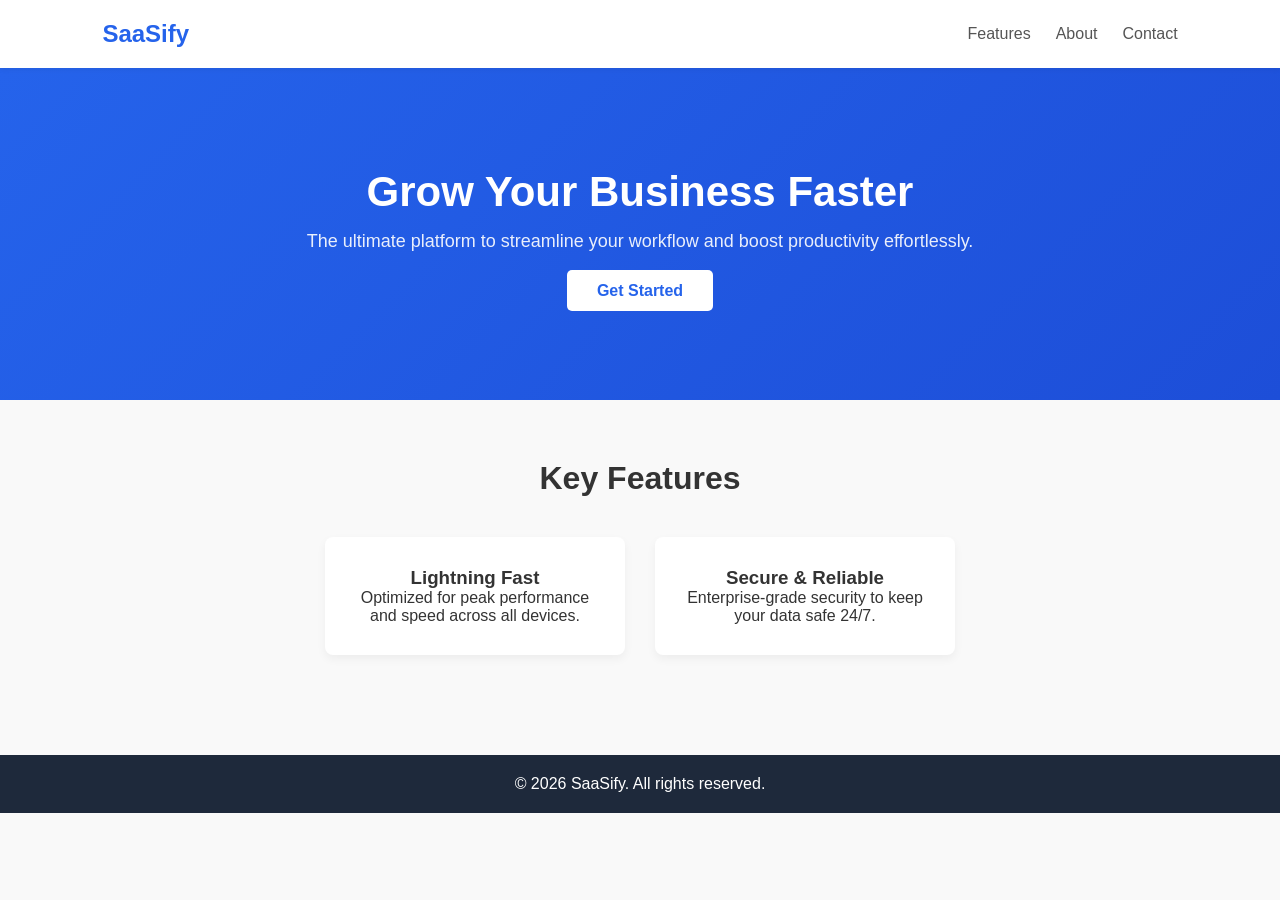
<file: OIBSIPWebDev-L1-LandingPage/index.html>
<!DOCTYPE html>
<html lang="en">
<head>
    <meta charset="UTF-8">
    <meta name="viewport" content="width=device-width, initial-scale=1.0">
    <title>SaaSify - Landing Page</title>
    <link rel="stylesheet" href="style.css">
</head>
<body>
    <header>
        <nav class="navbar">
            <div class="logo">SaaSify</div>
            <ul class="nav-links">
                <li><a href="#features">Features</a></li>
                <li><a href="#about">About</a></li>
                <li><a href="#contact">Contact</a></li>
            </ul>
        </nav>
    </header>

    <section class="hero">
        <h1>Grow Your Business Faster</h1>
        <p>The ultimate platform to streamline your workflow and boost productivity effortlessly.</p>
        <a href="#contact" class="cta-btn">Get Started</a>
    </section>

    <section id="features" class="features">
        <h2>Key Features</h2>
        <div class="feature-cards">
            <div class="card">
                <h3>Lightning Fast</h3>
                <p>Optimized for peak performance and speed across all devices.</p>
            </div>
            <div class="card">
                <h3>Secure & Reliable</h3>
                <p>Enterprise-grade security to keep your data safe 24/7.</p>
            </div>
        </div>
    </section>

    <footer>
        <p>&copy; 2026 SaaSify. All rights reserved.</p>
    </footer>
</body>
</html>
</file>
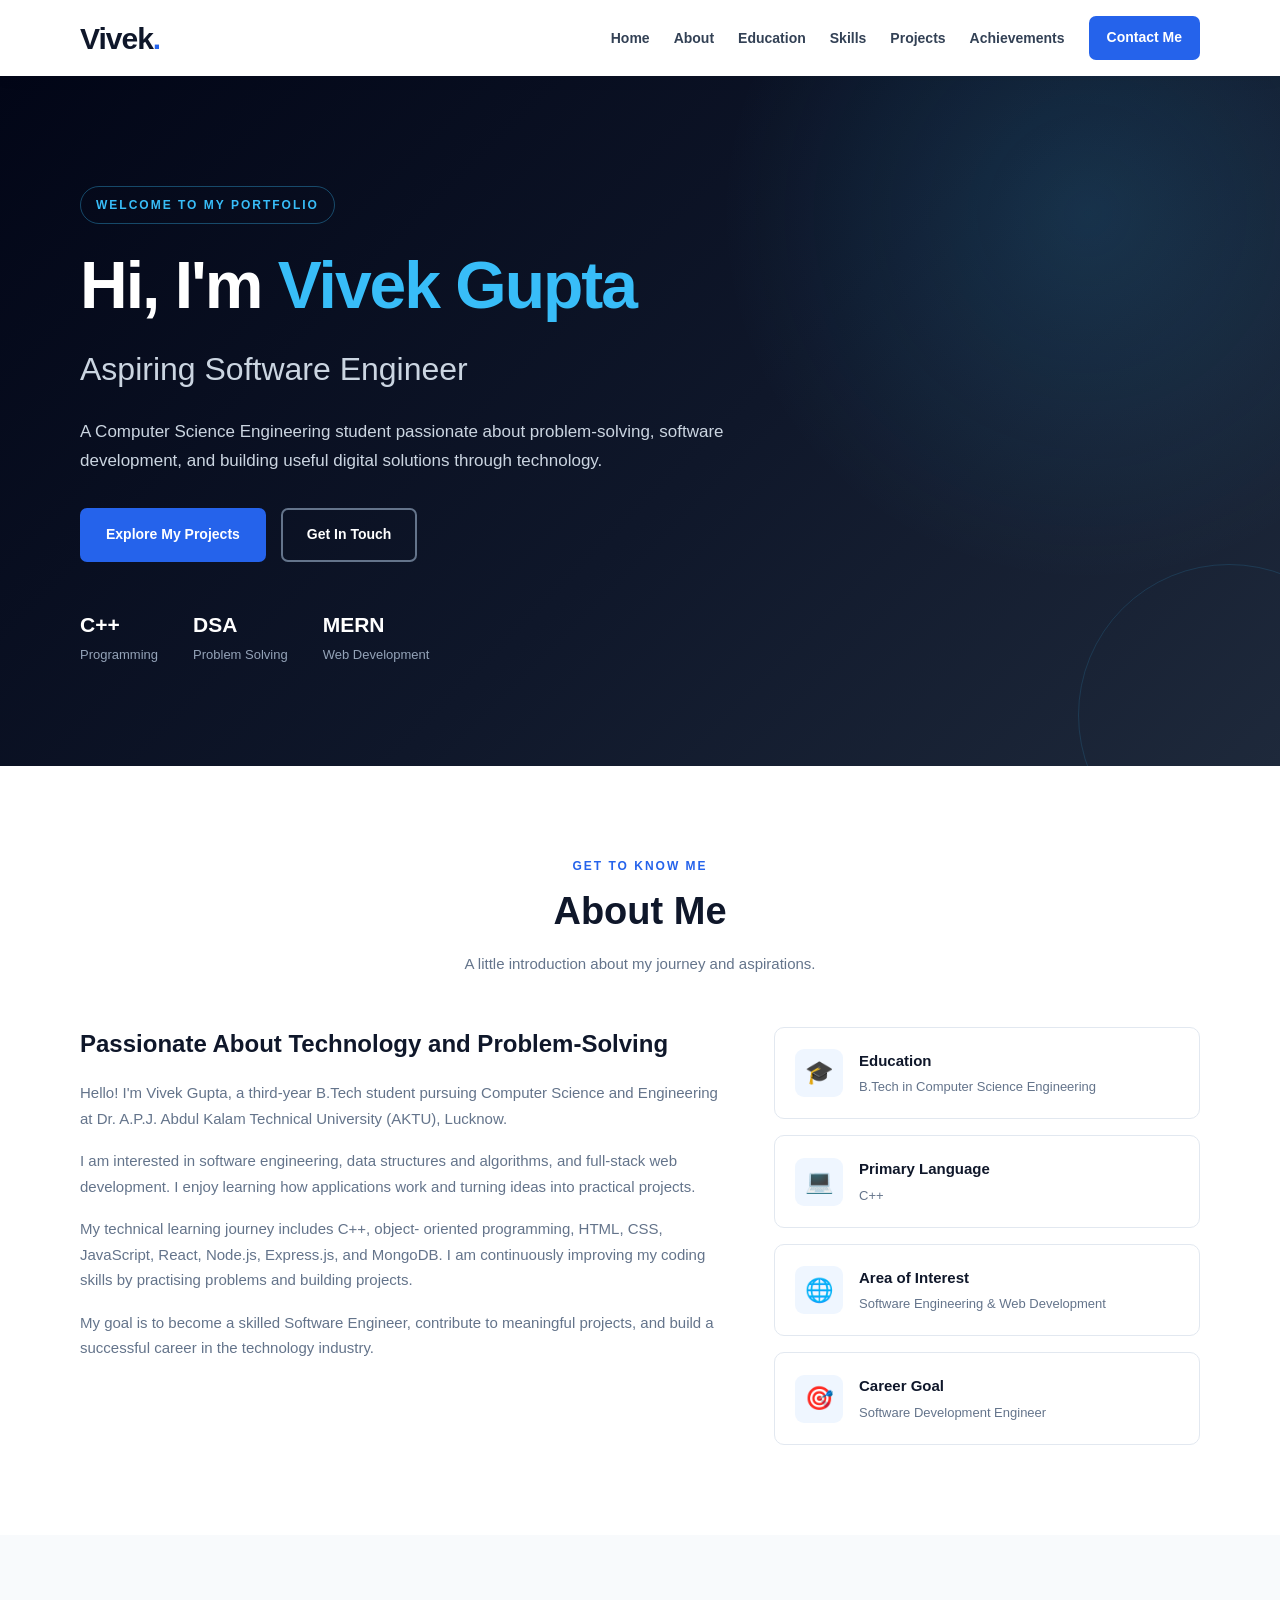
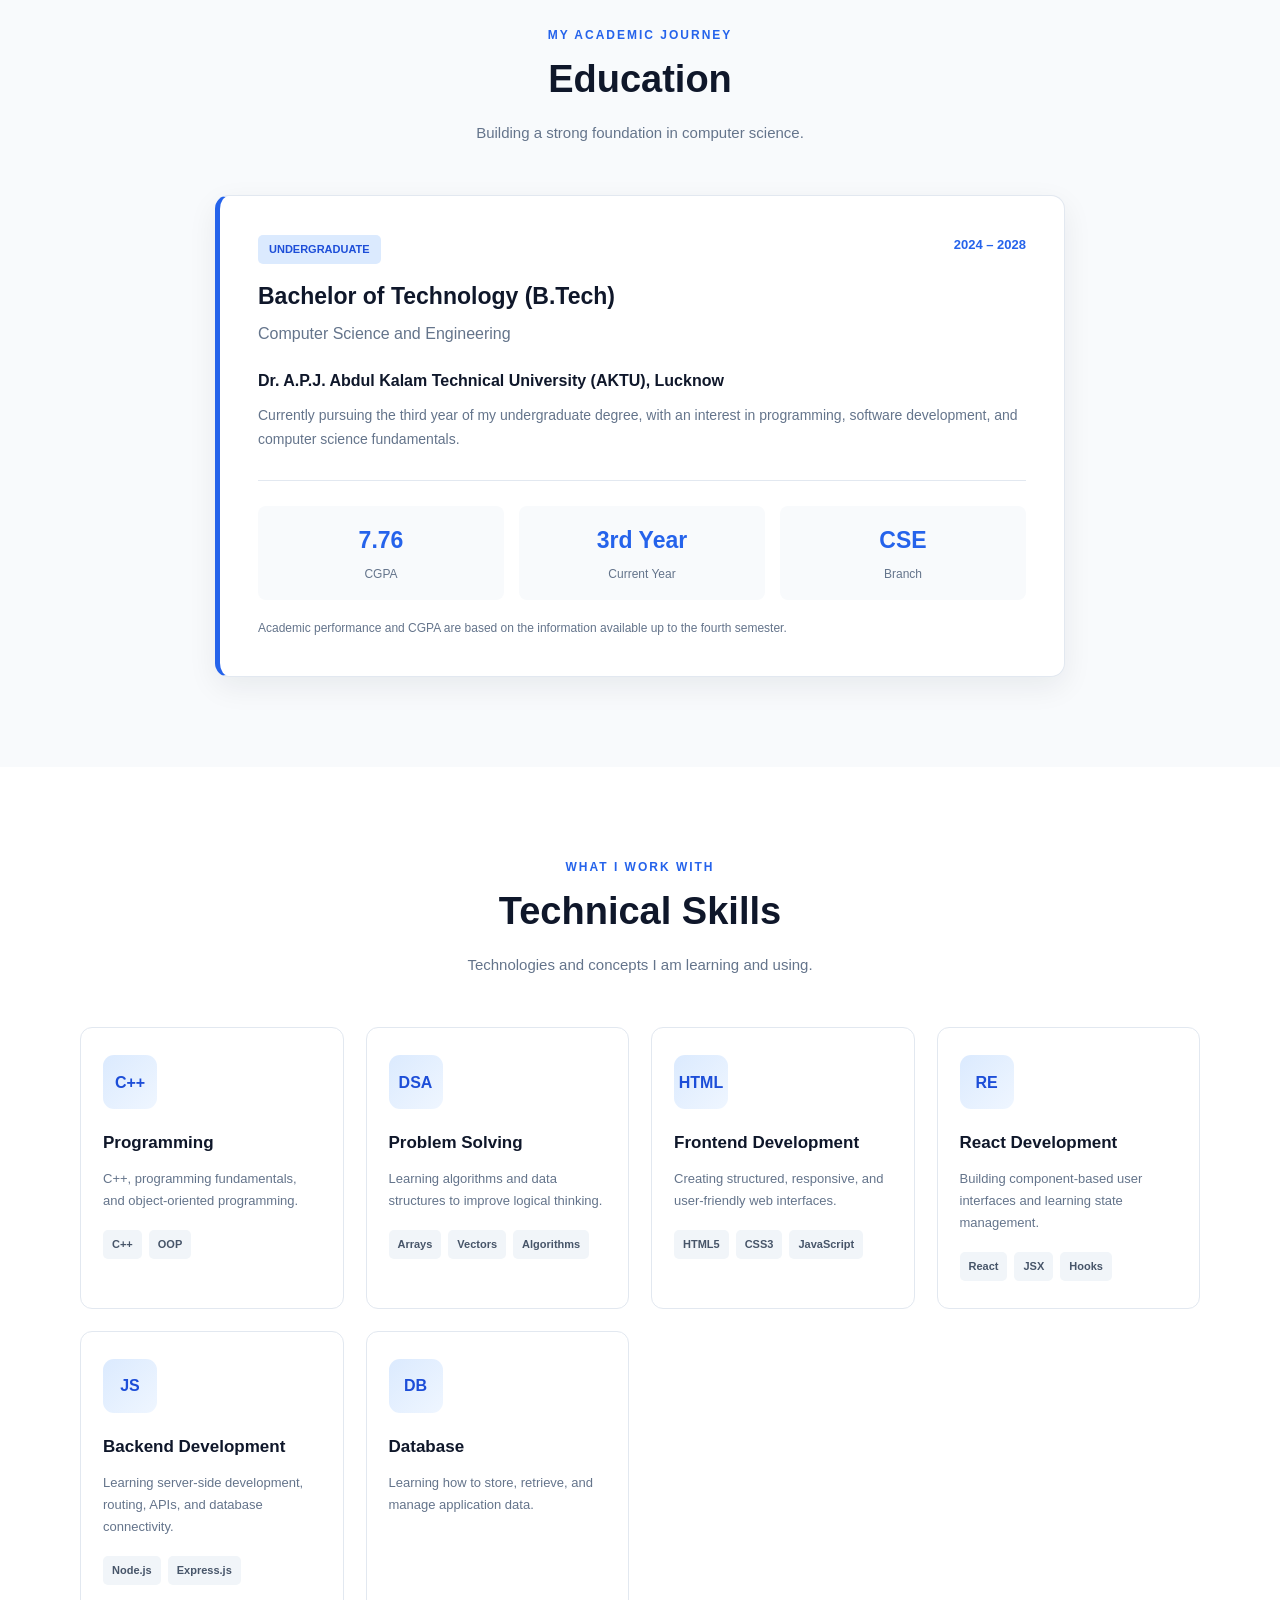
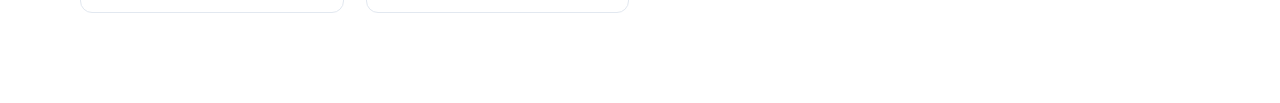
<file: OIBSIPWebDev-L1-Portfolio/index.html>
<!DOCTYPE html>
<html lang="en">

<head>
    <meta charset="UTF-8">
    <meta name="viewport" content="width=device-width, initial-scale=1.0">

    <meta name="description"
        content="Vivek Gupta's portfolio. Aspiring Software Engineer skilled in C++, DSA, React, JavaScript, Node.js and web development.">

    <meta name="keywords"
        content="Vivek Gupta, Software Engineer, Web Developer, C++, DSA, React, JavaScript, Portfolio">

    <meta name="author" content="Vivek Gupta">

    <title>Vivek Gupta | Software Engineer Portfolio</title>

    <link rel="stylesheet" href="style.css">
</head>

<body>

    <!-- ================= NAVBAR ================= -->

    <nav class="navbar">

        <div class="container nav-container">

            <a href="#home" class="logo">
                Vivek<span>.</span>
            </a>

            <ul class="nav-links">

                <li><a href="#home">Home</a></li>

                <li><a href="#about">About</a></li>

                <li><a href="#education">Education</a></li>

                <li><a href="#skills">Skills</a></li>

                <li><a href="#projects">Projects</a></li>

                <li><a href="#achievements">Achievements</a></li>

                <li><a href="#contact" class="nav-contact">Contact Me</a></li>

            </ul>

        </div>

    </nav>


    <!-- ================= HERO SECTION ================= -->

    <header class="hero" id="home">

        <div class="container hero-container">

            <div class="hero-content">

                <p class="hero-tag">WELCOME TO MY PORTFOLIO</p>

                <h1>
                    Hi, I'm <span class="highlight">Vivek Gupta</span>
                </h1>

                <h2>Aspiring Software Engineer</h2>

                <p class="hero-description">
                    A Computer Science Engineering student passionate about
                    problem-solving, software development, and building
                    useful digital solutions through technology.
                </p>

                <div class="hero-buttons">

                    <a href="#projects" class="btn btn-primary">
                        Explore My Projects
                    </a>

                    <a href="#contact" class="btn btn-outline">
                        Get In Touch
                    </a>

                </div>

                <div class="hero-highlights">

                    <div class="highlight-item">
                        <strong>C++</strong>
                        <span>Programming</span>
                    </div>

                    <div class="highlight-item">
                        <strong>DSA</strong>
                        <span>Problem Solving</span>
                    </div>

                    <div class="highlight-item">
                        <strong>MERN</strong>
                        <span>Web Development</span>
                    </div>

                </div>

            </div>

        </div>

    </header>


    <!-- ================= ABOUT SECTION ================= -->

    <section class="section" id="about">

        <div class="container">

            <div class="section-heading">

                <p class="section-label">GET TO KNOW ME</p>

                <h2>About Me</h2>

                <p class="section-subtitle">
                    A little introduction about my journey and aspirations.
                </p>

            </div>

            <div class="about-content">

                <div class="about-text">

                    <h3>Passionate About Technology and Problem-Solving</h3>

                    <p>
                        Hello! I'm Vivek Gupta, a third-year B.Tech student
                        pursuing Computer Science and Engineering at
                        Dr. A.P.J. Abdul Kalam Technical University (AKTU),
                        Lucknow.
                    </p>

                    <p>
                        I am interested in software engineering, data
                        structures and algorithms, and full-stack web
                        development. I enjoy learning how applications work
                        and turning ideas into practical projects.
                    </p>

                    <p>
                        My technical learning journey includes C++, object-
                        oriented programming, HTML, CSS, JavaScript, React,
                        Node.js, Express.js, and MongoDB. I am continuously
                        improving my coding skills by practising problems
                        and building projects.
                    </p>

                    <p>
                        My goal is to become a skilled Software Engineer,
                        contribute to meaningful projects, and build a
                        successful career in the technology industry.
                    </p>

                </div>

                <div class="about-details">

                    <div class="detail-card">

                        <span class="detail-icon">🎓</span>

                        <div>
                            <h4>Education</h4>
                            <p>B.Tech in Computer Science Engineering</p>
                        </div>

                    </div>

                    <div class="detail-card">

                        <span class="detail-icon">💻</span>

                        <div>
                            <h4>Primary Language</h4>
                            <p>C++</p>
                        </div>

                    </div>

                    <div class="detail-card">

                        <span class="detail-icon">🌐</span>

                        <div>
                            <h4>Area of Interest</h4>
                            <p>Software Engineering & Web Development</p>
                        </div>

                    </div>

                    <div class="detail-card">

                        <span class="detail-icon">🎯</span>

                        <div>
                            <h4>Career Goal</h4>
                            <p>Software Development Engineer</p>
                        </div>

                    </div>

                </div>

            </div>

        </div>

    </section>


    <!-- ================= EDUCATION SECTION ================= -->

    <section class="section section-light" id="education">

        <div class="container">

            <div class="section-heading">

                <p class="section-label">MY ACADEMIC JOURNEY</p>

                <h2>Education</h2>

                <p class="section-subtitle">
                    Building a strong foundation in computer science.
                </p>

            </div>

            <div class="education-card">

                <div class="education-top">

                    <div>
                        <span class="education-badge">Undergraduate</span>

                        <h3>Bachelor of Technology (B.Tech)</h3>

                        <h4>Computer Science and Engineering</h4>
                    </div>

                    <span class="education-date">2024 – 2028</span>

                </div>

                <p class="education-college">
                    Dr. A.P.J. Abdul Kalam Technical University (AKTU), Lucknow
                </p>

                <p class="education-description">
                    Currently pursuing the third year of my undergraduate
                    degree, with an interest in programming, software
                    development, and computer science fundamentals.
                </p>

                <div class="education-stats">

                    <div class="education-stat">
                        <span>7.76</span>
                        <p>CGPA</p>
                    </div>

                    <div class="education-stat">
                        <span>3rd Year</span>
                        <p>Current Year</p>
                    </div>

                    <div class="education-stat">
                        <span>CSE</span>
                        <p>Branch</p>
                    </div>

                </div>

                <p class="education-note">
                    Academic performance and CGPA are based on the
                    information available up to the fourth semester.
                </p>

            </div>

        </div>

    </section>


    <!-- ================= SKILLS SECTION ================= -->

    <section class="section" id="skills">

        <div class="container">

            <div class="section-heading">

                <p class="section-label">WHAT I WORK WITH</p>

                <h2>Technical Skills</h2>

                <p class="section-subtitle">
                    Technologies and concepts I am learning and using.
                </p>

            </div>

            <div class="skills-grid">

                <div class="skill-card">

                    <div class="skill-icon">C++</div>

                    <h3>Programming</h3>

                    <p>
                        C++, programming fundamentals, and
                        object-oriented programming.
                    </p>

                    <div class="skill-tags">
                        <span>C++</span>
                        <span>OOP</span>
                    </div>

                </div>


                <div class="skill-card">

                    <div class="skill-icon">DSA</div>

                    <h3>Problem Solving</h3>

                    <p>
                        Learning algorithms and data structures
                        to improve logical thinking.
                    </p>

                    <div class="skill-tags">
                        <span>Arrays</span>
                        <span>Vectors</span>
                        <span>Algorithms</span>
                    </div>

                </div>


                <div class="skill-card">

                    <div class="skill-icon">HTML</div>

                    <h3>Frontend Development</h3>

                    <p>
                        Creating structured, responsive, and
                        user-friendly web interfaces.
                    </p>

                    <div class="skill-tags">
                        <span>HTML5</span>
                        <span>CSS3</span>
                        <span>JavaScript</span>
                    </div>

                </div>


                <div class="skill-card">

                    <div class="skill-icon">RE</div>

                    <h3>React Development</h3>

                    <p>
                        Building component-based user interfaces
                        and learning state management.
                    </p>

                    <div class="skill-tags">
                        <span>React</span>
                        <span>JSX</span>
                        <span>Hooks</span>
                    </div>

                </div>


                <div class="skill-card">

                    <div class="skill-icon">JS</div>

                    <h3>Backend Development</h3>

                    <p>
                        Learning server-side development, routing,
                        APIs, and database connectivity.
                    </p>

                    <div class="skill-tags">
                        <span>Node.js</span>
                        <span>Express.js</span>
                    </div>

                </div>


                <div class="skill-card">

                    <div class="skill-icon">DB</div>

                    <h3>Database</h3>

                    <p>
                        Learning how to store, retrieve, and
                        manage application data.
                    </p>

                    <div class="skill-tags">
</file>
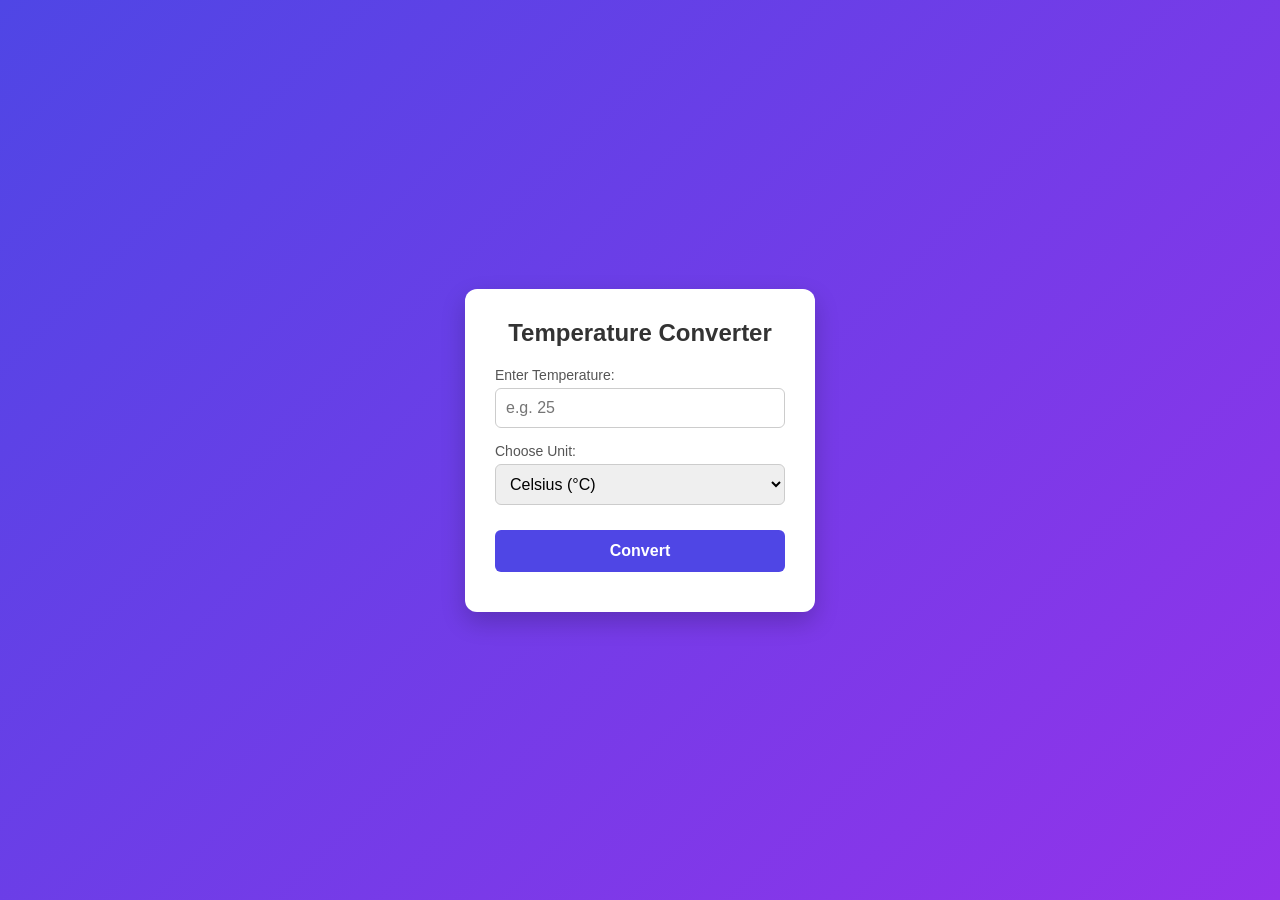
<file: OIBSIPWebDev-L1-TempConverter/index.html>
<!DOCTYPE html>
<html lang="en">
<head>
    <meta charset="UTF-8">
    <meta name="viewport" content="width=device-width, initial-scale=1.0">
    <title>Temperature Converter</title>
    <link rel="stylesheet" href="style.css">
</head>
<body>
    <div class="converter-card">
        <h2>Temperature Converter</h2>
        
        <div class="input-group">
            <label for="tempInput">Enter Temperature:</label>
            <input type="number" id="tempInput" placeholder="e.g. 25">
        </div>

        <div class="input-group">
            <label for="unitSelect">Choose Unit:</label>
            <select id="unitSelect">
                <option value="celsius">Celsius (°C)</option>
                <option value="fahrenheit">Fahrenheit (°F)</option>
                <option value="kelvin">Kelvin (K)</option>
            </select>
        </div>

        <button onclick="convertTemperature()">Convert</button>

        <div id="resultContainer" class="result-container hidden">
            <h3>Converted Results:</h3>
            <p id="resCelsius"></p>
            <p id="resFahrenheit"></p>
            <p id="resKelvin"></p>
        </div>
        <p id="errorMsg" class="error"></p>
    </div>

    <script src="script.js"></script>
</body>
</html>
</file>
<file: OIBSIPWebDev-L1-LandingPage/style.css>
* {
    margin: 0;
    padding: 0;
    box-sizing: border-box;
    font-family: 'Segoe UI', Tahoma, Geneva, Verdana, sans-serif;
}

body {
    background-color: #f9f9f9;
    color: #333;
}

.navbar {
    display: flex;
    justify-content: space-between;
    align-items: center;
    padding: 20px 8%;
    background: #ffffff;
    box-shadow: 0 2px 5px rgba(0,0,0,0.05);
    position: sticky;
    top: 0;
}

.logo {
    font-size: 24px;
    font-weight: bold;
    color: #2563eb;
}

.nav-links {
    list-style: none;
    display: flex;
    gap: 25px;
}

.nav-links a {
    text-decoration: none;
    color: #555;
    font-weight: 500;
}

.hero {
    text-align: center;
    padding: 100px 20px;
    background: linear-gradient(135deg, #2563eb, #1d4ed8);
    color: white;
}

.hero h1 {
    font-size: 42px;
    margin-bottom: 15px;
}

.hero p {
    font-size: 18px;
    margin-bottom: 30px;
    opacity: 0.9;
}

.cta-btn {
    background: #ffffff;
    color: #2563eb;
    padding: 12px 30px;
    border-radius: 5px;
    text-decoration: none;
    font-weight: bold;
}

.features {
    padding: 60px 8%;
    text-align: center;
}

.features h2 {
    margin-bottom: 40px;
    font-size: 32px;
}

.feature-cards {
    display: flex;
    gap: 30px;
    justify-content: center;
    flex-wrap: wrap;
}

.card {
    background: white;
    padding: 30px;
    border-radius: 8px;
    box-shadow: 0 4px 10px rgba(0,0,0,0.05);
    width: 300px;
}

footer {
    text-align: center;
    padding: 20px;
    background: #1e293b;
    color: white;
    margin-top: 40px;
}
</file>
<file: OIBSIPWebDev-L1-Portfolio/style.css>
/* =========================================
   1. GLOBAL RESET AND VARIABLES
========================================= */

:root {
    --primary: #2563eb;
    --primary-dark: #1d4ed8;
    --secondary: #0f172a;
    --text: #334155;
    --text-light: #64748b;
    --white: #ffffff;
    --light-bg: #f8fafc;
    --border: #e2e8f0;
    --accent: #38bdf8;
    --shadow: 0 10px 30px rgba(15, 23, 42, 0.07);
    --transition: all 0.3s ease;
}

* {
    margin: 0;
    padding: 0;
    box-sizing: border-box;
}

html {
    scroll-behavior: smooth;
    scroll-padding-top: 90px;
}

body {
    font-family: "Segoe UI", Tahoma, Geneva, Verdana, sans-serif;
    color: var(--text);
    background-color: var(--white);
    line-height: 1.7;
    overflow-x: hidden;
}

a {
    text-decoration: none;
    color: inherit;
}

ul {
    list-style: none;
}

button,
input,
textarea {
    font: inherit;
}

.container {
    width: min(1120px, 90%);
    margin: 0 auto;
}


/* =========================================
   2. NAVIGATION BAR
========================================= */

.navbar {
    width: 100%;
    background-color: var(--white);
    box-shadow: 0 2px 15px rgba(15, 23, 42, 0.06);
    position: sticky;
    top: 0;
    z-index: 1000;
}

.nav-container {
    min-height: 76px;
    display: flex;
    justify-content: space-between;
    align-items: center;
    gap: 30px;
}

.logo {
    font-size: 30px;
    font-weight: 800;
    color: var(--secondary);
    letter-spacing: -1px;
}

.logo span,
.footer-logo span {
    color: var(--primary);
}

.nav-links {
    display: flex;
    align-items: center;
    justify-content: center;
    gap: 24px;
}

.nav-links a {
    font-size: 14px;
    font-weight: 600;
    color: var(--text);
    transition: var(--transition);
}

.nav-links a:hover {
    color: var(--primary);
}

.nav-links .nav-contact {
    display: inline-block;
    padding: 10px 18px;
    border-radius: 7px;
    background-color: var(--primary);
    color: var(--white);
}

.nav-links .nav-contact:hover {
    background-color: var(--primary-dark);
    color: var(--white);
}


/* =========================================
   3. HERO SECTION
========================================= */

.hero {
    position: relative;
    overflow: hidden;
    background:
        radial-gradient(
            circle at 85% 20%,
            rgba(56, 189, 248, 0.15),
            transparent 30%
        ),
        linear-gradient(
            135deg,
            #020617 0%,
            #0f172a 55%,
            #1e293b 100%
        );

    color: var(--white);
    padding: 110px 0 100px;
}

.hero::before {
    content: "";
    position: absolute;
    width: 300px;
    height: 300px;
    border: 1px solid rgba(56, 189, 248, 0.15);
    border-radius: 50%;
    right: -100px;
    bottom: -100px;
    pointer-events: none;
}

.hero-content {
    max-width: 780px;
    position: relative;
    z-index: 1;
}

.hero-tag {
    display: inline-block;
    margin-bottom: 22px;
    padding: 8px 15px;
    border: 1px solid rgba(56, 189, 248, 0.35);
    border-radius: 30px;
    color: var(--accent);
    font-size: 12px;
    font-weight: 700;
    letter-spacing: 2px;
}

.hero h1 {
    font-size: clamp(38px, 6vw, 66px);
    line-height: 1.2;
    letter-spacing: -2px;
    margin-bottom: 16px;
}

.highlight {
    color: var(--accent);
}

.hero h2 {
    font-size: clamp(22px, 3vw, 32px);
    font-weight: 500;
    color: #cbd5e1;
    margin-bottom: 22px;
}

.hero-description {
    max-width: 690px;
    color: #cbd5e1;
    font-size: 17px;
    margin-bottom: 32px;
}

.hero-buttons {
    display: flex;
    flex-wrap: wrap;
    gap: 15px;
    margin-bottom: 45px;
}


/* =========================================
   4. BUTTONS
========================================= */

.btn {
    display: inline-flex;
    align-items: center;
    justify-content: center;
    padding: 13px 24px;
    border-radius: 7px;
    font-size: 14px;
    font-weight: 700;
    border: 2px solid transparent;
    cursor: pointer;
    transition: var(--transition);
}

.btn-primary {
    background-color: var(--primary);
    color: var(--white);
}

.btn-primary:hover {
    background-color: var(--primary-dark);
    transform: translateY(-3px);
    box-shadow: 0 8px 20px rgba(37, 99, 235, 0.25);
}

.btn-outline {
    border-color: #64748b;
    color: var(--white);
}

.btn-outline:hover {
    border-color: var(--accent);
    color: var(--accent);
    transform: translateY(-3px);
}


/* =========================================
   5. HERO HIGHLIGHTS
========================================= */

.hero-highlights {
    display: flex;
    flex-wrap: wrap;
    gap: 35px;
}

.highlight-item {
    display: flex;
    flex-direction: column;
    gap: 2px;
}

.highlight-item strong {
    color: var(--white);
    font-size: 21px;
}

.highlight-item span {
    color: #94a3b8;
    font-size: 13px;
}


/* =========================================
   6. GENERAL SECTION STYLES
========================================= */

.section {
    padding: 90px 0;
}

.section-light {
    background-color: var(--light-bg);
}

.section-heading {
    max-width: 720px;
    margin: 0 auto 50px;
    text-align: center;
}

.section-label {
    color: var(--primary);
    font-size: 12px;
    font-weight: 800;
    letter-spacing: 2px;
    text-transform: uppercase;
    margin-bottom: 10px;
}

.section-heading h2,
.learning-content h2 {
    color: var(--secondary);
    font-size: clamp(28px, 4vw, 38px);
    line-height: 1.3;
    margin-bottom: 15px;
}

.section-subtitle {
    color: var(--text-light);
    font-size: 15px;
}


/* =========================================
   7. ABOUT SECTION
========================================= */

.about-content {
    display: grid;
    grid-template-columns: 1.2fr 0.8fr;
    gap: 55px;
    align-items: start;
}

.about-text h3 {
    font-size: 24px;
    line-height: 1.4;
    color: var(--secondary);
    margin-bottom: 20px;
}

.about-text p {
    color: var(--text-light);
    font-size: 15px;
    margin-bottom: 17px;
}

.about-details {
    display: flex;
    flex-direction: column;
    gap: 16px;
}

.detail-card {
    display: flex;
    align-items: center;
    gap: 16px;
    padding: 20px;
    background-color: var(--white);
    border: 1px solid var(--border);
    border-radius: 10px;
    transition: var(--transition);
}

.detail-card:hover {
    transform: translateX(5px);
    border-color: var(--primary);
    box-shadow: var(--shadow);
}

.detail-icon {
    width: 48px;
    height: 48px;
    flex-shrink: 0;
    display: grid;
    place-items: center;
    background-color: #eff6ff;
    border-radius: 9px;
    font-size: 23px;
}

.detail-card h4 {
    font-size: 15px;
    color: var(--secondary);
    margin-bottom: 3px;
}

.detail-card p {
    color: var(--text-light);
    font-size: 13px;
}


/* =========================================
   8. EDUCATION SECTION
========================================= */

.education-card {
    max-width: 850px;
    margin: 0 auto;
    padding: 38px;
    background-color: var(--white);
    border: 1px solid var(--border);
    border-radius: 14px;
    box-shadow: var(--shadow);
    border-left: 5px solid var(--primary);
}

.education-top {
    display: flex;
    justify-content: space-between;
    align-items: flex-start;
    gap: 20px;
    margin-bottom: 20px;
}

.education-badge {
    display: inline-block;
    padding: 5px 11px;
    background-color: #dbeafe;
    color: var(--primary-dark);
    font-size: 11px;
    font-weight: 800;
    text-transform: uppercase;
    border-radius: 5px;
    margin-bottom: 13px;
}

.education-card h3 {
    font-size: 23px;
    color: var(--secondary);
    margin-bottom: 4px;
}

.education-card h4 {
    font-size: 16px;
    font-weight: 500;
    color: var(--text-light);
}

.education-date {
    white-space: nowrap;
    font-size: 13px;
    font-weight: 700;
    color: var(--primary);
}

.education-college {
    color: var(--secondary);
    font-weight: 600;
    margin-bottom: 10px;
}

.education-description,
.education-note {
    color: var(--text-light);
    font-size: 14px;
}

.education-stats {
    display: grid;
    grid-template-columns: repeat(3, 1fr);
    gap: 15px;
    margin-top: 28px;
    padding-top: 25px;
    border-top: 1px solid var(--border);
}

.education-stat {
    text-align: center;
    padding: 15px 8px;
    background-color: var(--light-bg);
    border-radius: 8px;
}

.education-stat span {
    display: block;
    font-size: 23px;
    font-weight: 800;
    color: var(--primary);
}

.education-stat p {
    color: var(--text-light);
    font-size: 12px;
    margin-top: 4px;
}

.education-note {
    margin-top: 18px;
    font-size: 12px;
}


/* =========================================
   9. SKILLS SECTION
========================================= */

.skills-grid {
    display: grid;
    grid-template-columns: repeat(4, minmax(0, 1fr));
    gap: 22px;
}

.skill-card {
    padding: 27px 22px;
    background-color: var(--white);
    border: 1px solid var(--border);
    border-radius: 12px;
    text-align: left;
    transition: var(--transition);
}

.skill-card:hover {
    transform: translateY(-7px);
    border-color: var(--primary);
    box-shadow: var(--shadow);
}

.skill-icon {
    width: 54px;
    height: 54px;
    display: grid;
    place-items: center;
    background: linear-gradient(135deg, #dbeafe, #eff6ff);
    color: var(--primary-dark);
    border-radius: 11px;
    font-size: 16px;
    font-weight: 800;
    margin-bottom: 20px;
}

.skill-card h3 {
    color: var(--secondary);
    font-size: 17px;
    margin-bottom: 10px;
}

.skill-card p {
    color: var(--text-light);
    font-size: 13px;
    margin-bottom: 18px;
}

.skill-tags {
    display: flex;
    flex-wrap: wrap;
    gap: 7px;
}

.skill-tags span {
    padding: 5px 9px;
    background-color: #f1f5f9;
    border-radius: 5px;
    color: #475569;
    font-size: 11px;
    font-weight: 600;
}

.skills-note {
    text-align: center;
    color: var(--text-light);
    font-size: 13px;
    margin-top: 30px;
}


/* =========================================
   10. PROJECTS SECTION
========================================= */

.project-grid {
    display: grid;
    grid-template-columns: repeat(3, minmax(0, 1fr));
    gap: 25px;
    align-items: stretch;
}

.project-card {
    display: flex;
    flex-direction: column;
    padding: 28px;
    background-color: var(--white);
    border: 1px solid var(--border);
    border-radius: 12px;
    box-shadow: 0 4px 15px rgba(15, 23, 42, 0.03);
    transition: var(--transition);
}

.project-card:hover {
    transform: translateY(-7px);
    box-shadow: var(--shadow);
    border-color: #93c5fd;
}

.project-number {
    color: var(--primary);
    font-size: 11px;
    font-weight: 800;
    letter-spacing: 1.5px;
    margin-bottom: 22px;
}

.project-icon {
    width: 58px;
    height: 58px;
    display: grid;
    place-items: center;
    background-color: #eff6ff;
    border-radius: 12px;
    font-size: 28px;
    margin-bottom: 20px;
}

.project-card h3 {
    color: var(--secondary);
    font-size: 19px;
    line-height: 1.5;
    margin-bottom: 13px;
}

.project-description {
    color: var(--text-light);
    font-size: 13px;
    margin-bottom: 22px;
}

.project-features {
    margin-bottom: 20px;
}

.project-features h4 {
    color: var(--secondary);
    font-size: 13px;
    margin-bottom: 10px;
}

.project-features ul {
    list-style: disc;
    padding-left: 18px;
}

.project-features li {
    color: var(--text-light);
    font-size: 12px;
    margin-bottom: 7px;
}

.project-tech {
    display: flex;
    flex-wrap: wrap;
    gap: 7px;
    margin-top: auto;
    margin-bottom: 22px;
}

.project-tech span {
    padding: 6px 9px;
    border-radius: 5px;
    background-color: #eff6ff;
    color: var(--primary-dark);
    font-size: 11px;
    font-weight: 700;
}

.project-links {
    padding-top: 17px;
    border-top: 1px solid var(--border);
}

.project-link {
    color: var(--primary);
    font-size: 13px;
    font-weight: 700;
    transition: var(--transition);
}

.project-link:hover {
    color: var(--primary-dark);
}


/* =========================================
   11. ACHIEVEMENTS SECTION
========================================= */

.achievement-grid {
    display: grid;
    grid-template-columns: repeat(4, minmax(0, 1fr));
    gap: 22px;
}

.achievement-card {
    padding: 28px 22px;
    background-color: var(--white);
    border: 1px solid var(--border);
    border-radius: 11px;
    transition: var(--transition);
}

.achievement-card:hover {
    transform: translateY(-5px);
    box-shadow: var(--shadow);
}

.achievement-icon {
    font-size: 34px;
    margin-bottom: 18px;
}

.achievement-card h3 {
    color: var(--secondary);
    font-size: 16px;
    line-height: 1.5;
    margin-bottom: 12px;
}

.achievement-card p {
    color: var(--text-light);
    font-size: 13px;
}


/* =========================================
   12. LEARNING SECTION
========================================= */

.learning-section {
    background:
        radial-gradient(
            circle at 100% 0%,
            rgba(56, 189, 248, 0.12),
            transparent 35%
        ),
        var(--secondary);
}

.learning-content {
    max-width: 850px;
    margin: 0 auto;
    text-align: center;
}

.learning-content .section-label {
    color: var(--accent);
}

.learning-content h2 {
    color: var(--white);
}

.learning-content > p:not(.section-label) {
    max-width: 650px;
    margin: 0 auto 30px;
    color: #cbd5e1;
    font-size: 15px;
}

.learning-tags {
    display: flex;
    justify-content: center;
    flex-wrap: wrap;
    gap: 12px;
}

.learning-tags span {
    padding: 11px 16px;
    border: 1px solid #334155;
    border-radius: 30px;
    background-color: #1e293b;
    color: #e2e8f0;
    font-size: 13px;
    transition: var(--transition);
}

.learning-tags span:hover {
    border-color: var(--accent);
    color: var(--accent);
}


/* =========================================
   13. CAREER OBJECTIVE
========================================= */

.career-card {
    max-width: 850px;
    margin: 0 auto;
    padding: 35px;
    text-align: center;
    background-color: var(--white);
    border: 1px solid var(--border);
    border-radius: 12px;
    box-shadow: var(--shadow);
}

.career-card p {
    color: var(--text-light);
    font-size: 16px;
    line-height: 1.9;
}


/* =========================================
   14. CONTACT SECTION
========================================= */

.contact-card {
    max-width: 800px;
    margin: 0 auto;
    display: grid;
    grid-template-columns: repeat(2, minmax(0, 1fr));
    gap: 20px;
}

.contact-item {
    display: flex;
    align-items: center;
    gap: 16px;
    padding: 22px;
    background-color: var(--white);
    border: 1px solid var(--border);
    border-radius: 10px;
    transition: var(--transition);
}

.contact-item:hover {
    border-color: var(--primary);
    box-shadow: var(--shadow);
}

.contact-icon {
    width: 47px;
    height: 47px;
    flex-shrink: 0;
    display: grid;
    place-items: center;
    border-radius: 9px;
    background-color: #eff6ff;
    color: var(--primary);
    font-size: 19px;
    font-weight: 800;
}

.contact-item h3 {
    color: var(--secondary);
    font-size: 15px;
    margin-bottom: 4px;
}

.contact-item a {
    color: var(--text-light);
    font-size: 12px;
    overflow-wrap: anywhere;
    transition: var(--transition);
}

.contact-item a:hover {
    color: var(--primary);
}

.contact-cta {
    margin-top: 45px;
    text-align: center;
}

.contact-cta h3 {
    color: var(--secondary);
    font-size: 23px;
    margin-bottom: 8px;
}

.contact-cta p {
    color: var(--text-light);
    margin-bottom: 22px;
    font-size: 14px;
}


/* =========================================
   15. FOOTER
========================================= */

.footer {
    background-color: #020617;
    padding: 38px 0;
    text-align: center;
}

.footer-logo {
    display: inline-block;
    color: var(--white);
    font-size: 28px;
    font-weight: 800;
    margin-bottom: 12px;
}

.footer p {
    color: #94a3b8;
    font-size: 13px;
    margin-bottom: 8px;
}

.footer .copyright {
    margin-top: 18px;
    padding-top: 18px;
    border-top: 1px solid #1e293b;
    font-size: 12px;
}


/* =========================================
   16. TABLET RESPONSIVENESS
========================================= */

@media (max-width: 1024px) {

    .nav-container {
        padding: 16px 0;
        flex-direction: column;
        gap: 15px;
    }

    .nav-links {
        flex-wrap: wrap;
        gap: 15px 22px;
    }

    .hero {
        padding: 90px 0;
    }

    .skills-grid {
        grid-template-columns: repeat(2, minmax(0, 1fr));
    }

    .project-grid {
        grid-template-columns: repeat(2, minmax(0, 1fr));
    }

    .achievement-grid {
        grid-template-columns: repeat(2, minmax(0, 1fr));
    }

}


/* =========================================
   17. MOBILE RESPONSIVENESS
========================================= */

@media (max-width: 600px) {

    html {
        scroll-padding-top: 150px;
    }

    .container {
        width: 92%;
    }

    .nav-container {
        padding: 12px 0;
    }

    .logo {
        font-size: 27px;
    }

    .nav-links {
        gap: 12px 16px;
    }

    .nav-links a {
        font-size: 12px;
    }

    .nav-links .nav-contact {
        padding: 7px 11px;
    }

    .hero {
        padding: 75px 0 65px;
    }

    .hero h1 {
        font-size: 38px;
        letter-spacing: -1.5px;
    }

    .hero h2 {
        font-size: 22px;
    }

    .hero-description {
        font-size: 14px;
    }

    .hero-buttons {
        flex-direction: column;
        align-items: stretch;
    }

    .btn {
        width: 100%;
        text-align: center;
    }

    .hero-highlights {
        gap: 22px;
    }

    .highlight-item strong {
        font-size: 18px;
    }

    .highlight-item span {
        font-size: 11px;
    }

    .section {
        padding: 65px 0;
    }

    .section-heading {
        margin-bottom: 35px;
    }

    .section-heading h2,
    .learning-content h2 {
        font-size: 29px;
    }

    .section-subtitle {
        font-size: 13px;
    }

    .about-content {
        grid-template-columns: 1fr;
        gap: 28px;
    }

    .about-text h3 {
        font-size: 21px;
    }

    .about-text p {
        font-size: 14px;
    }

    .education-card {
        padding: 23px 18px;
    }

    .education-top {
        flex-direction: column;
        gap: 12px;
    }

    .education-card h3 {
        font-size: 20px;
    }

    .education-card h4 {
        font-size: 14px;
    }

    .education-date {
        white-space: normal;
    }

    .education-stats {
        gap: 8px;
    }

    .education-stat span {
        font-size: 18px;
    }

    .education-stat p {
        font-size: 10px;
    }

    .skills-grid,
    .project-grid,
    .achievement-grid,
    .contact-card {
        grid-template-columns: 1fr;
    }

    .skill-card,
    .project-card,
    .achievement-card {
        padding: 24px 20px;
    }

    .career-card {
        padding: 24px 20px;
    }

    .career-card p {
        font-size: 14px;
    }

    .learning-tags {
        gap: 9px;
    }

    .learning-tags span {
        padding: 9px 12px;
        font-size: 11px;
    }

    .contact-item {
        padding: 18px;
    }

    .contact-cta h3 {
        font-size: 20px;
    }

    .footer p {
        font-size: 11px;
    }

}


/* =========================================
   18. ACCESSIBILITY
========================================= */

a:focus-visible {
    outline: 3px solid var(--accent);
    outline-offset: 4px;
}

@media (prefers-reduced-motion: reduce) {

    html {
        scroll-behavior: auto;
    }

    *,
    *::before,
    *::after {
        transition-duration: 0.01ms !important;
        animation-duration: 0.01ms !important;
        animation-iteration-count: 1 !important;
        scroll-behavior: auto !important;
    }

}
</file>
<file: OIBSIPWebDev-L1-TempConverter/style.css>
* {
    margin: 0;
    padding: 0;
    box-sizing: border-box;
    font-family: 'Segoe UI', Tahoma, Geneva, Verdana, sans-serif;
}

body {
    background: linear-gradient(135deg, #4f46e5, #9333ea);
    height: 100vh;
    display: flex;
    justify-content: center;
    align-items: center;
}

.converter-card {
    background: white;
    padding: 30px;
    border-radius: 12px;
    box-shadow: 0 10px 25px rgba(0,0,0,0.2);
    width: 350px;
    text-align: center;
}

.converter-card h2 {
    margin-bottom: 20px;
    color: #333;
}

.input-group {
    text-align: left;
    margin-bottom: 15px;
}

.input-group label {
    display: block;
    font-size: 14px;
    color: #555;
    margin-bottom: 5px;
}

input, select {
    width: 100%;
    padding: 10px;
    border: 1px solid #ccc;
    border-radius: 6px;
    font-size: 16px;
}

button {
    width: 100%;
    padding: 12px;
    background: #4f46e5;
    color: white;
    border: none;
    border-radius: 6px;
    font-size: 16px;
    font-weight: bold;
    cursor: pointer;
    margin-top: 10px;
    transition: background 0.3s;
}

button:hover {
    background: #4338ca;
}

.result-container {
    margin-top: 20px;
    background: #f3f4f6;
    padding: 15px;
    border-radius: 6px;
    text-align: left;
}

.result-container h3 {
    font-size: 16px;
    margin-bottom: 8px;
    color: #1f2937;
}

.result-container p {
    font-size: 14px;
    color: #4b5563;
    margin: 4px 0;
}

.hidden {
    display: none;
}

.error {
    color: #dc2626;
    font-size: 14px;
    margin-top: 10px;
}
</file>
